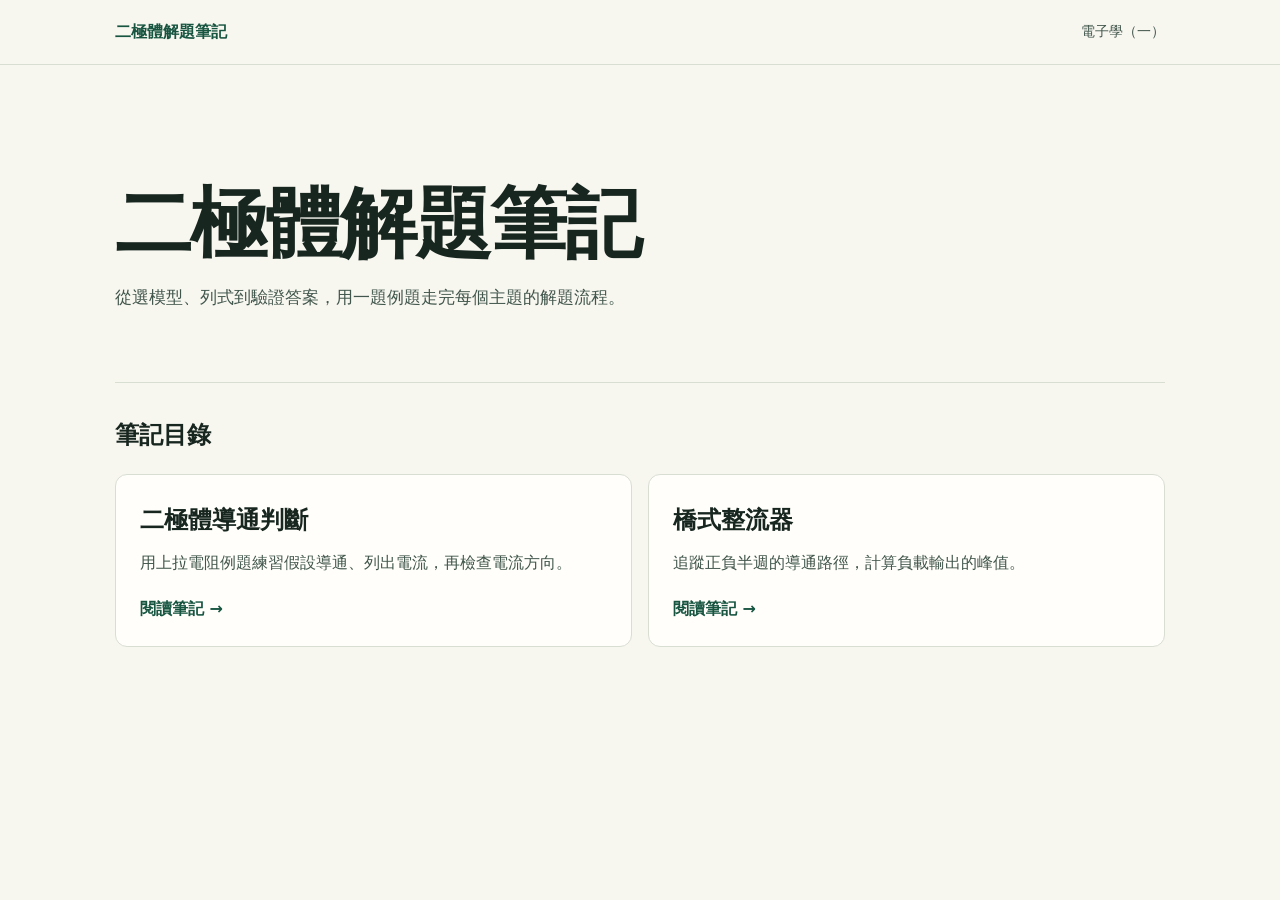
<file: index.html>
<!doctype html>
<html lang="zh-Hant">
<head>
  <meta charset="utf-8">
  <meta name="viewport" content="width=device-width, initial-scale=1">
  <title>二極體解題筆記</title>
  <link rel="stylesheet" href="./styles.css">
</head>
<body>
  <header class="site-header">
    <nav class="shell" aria-label="網站導覽">
      <a class="brand" href="./index.html" aria-current="page">二極體解題筆記</a>
      <span class="course">電子學（一）</span>
    </nav>
  </header>
  <main class="shell">
    <header class="hero">
      <h1>二極體解題筆記</h1>
      <p class="lede">從選模型、列式到驗證答案，用一題例題走完每個主題的解題流程。</p>
    </header>
    <section class="lesson-list" aria-labelledby="lesson-list-title">
      <h2 id="lesson-list-title">筆記目錄</h2>
      <ul class="cards">
        <li>
          <a class="card" href="./lessons/diode-conduction.html">
            <h3>二極體導通判斷</h3>
            <p>用上拉電阻例題練習假設導通、列出電流，再檢查電流方向。</p>
            <span class="action">閱讀筆記 →</span>
          </a>
        </li>
        <li>
          <a class="card" href="./lessons/bridge-rectifier.html">
            <h3>橋式整流器</h3>
            <p>追蹤正負半週的導通路徑，計算負載輸出的峰值。</p>
            <span class="action">閱讀筆記 →</span>
          </a>
        </li>
      </ul>
    </section>
  </main>
</body>
</html>
</file>
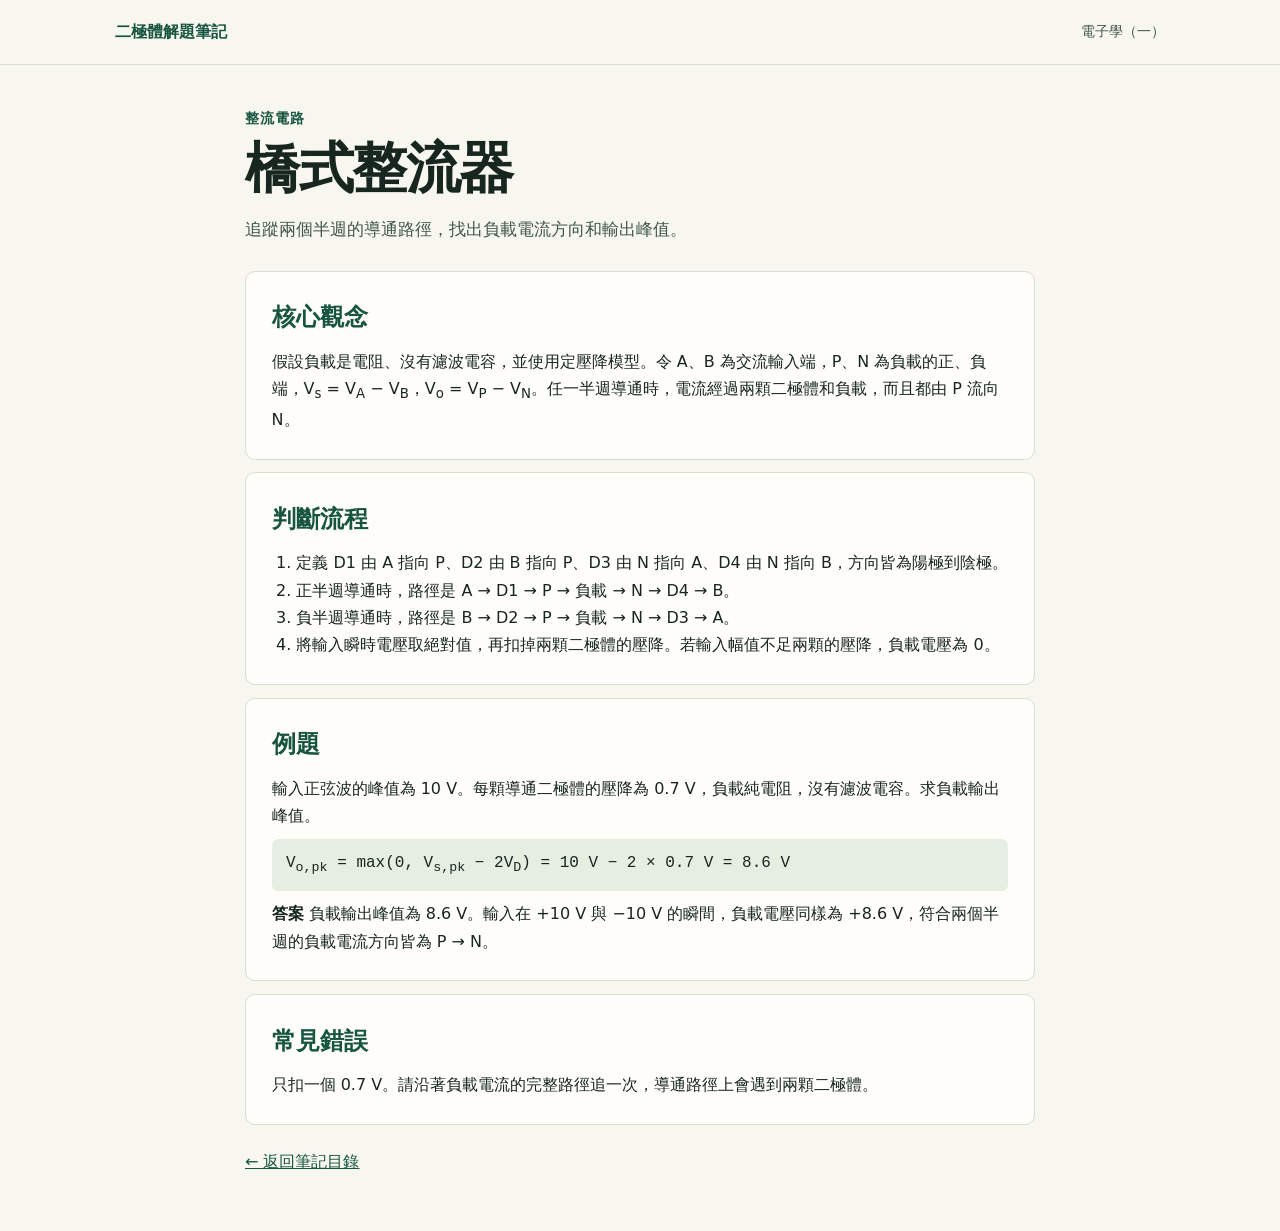
<file: bridge-rectifier.html>
<!doctype html>
<html lang="zh-Hant">
<head>
  <meta charset="utf-8">
  <meta name="viewport" content="width=device-width, initial-scale=1">
  <title>橋式整流器｜二極體解題筆記</title>
  <link rel="stylesheet" href="../styles.css">
</head>
<body>
  <header class="site-header">
    <nav class="shell" aria-label="網站導覽">
      <a class="brand" href="../index.html">二極體解題筆記</a>
      <span class="course">電子學（一）</span>
    </nav>
  </header>
  <main class="shell lesson">
    <header>
      <p class="eyebrow">整流電路</p>
      <h1>橋式整流器</h1>
      <p class="lede">追蹤兩個半週的導通路徑，找出負載電流方向和輸出峰值。</p>
    </header>
    <section>
      <h2>核心觀念</h2>
      <p>假設負載是電阻、沒有濾波電容，並使用定壓降模型。令 A、B 為交流輸入端，P、N 為負載的正、負端，V<sub>s</sub> = V<sub>A</sub> − V<sub>B</sub>，V<sub>o</sub> = V<sub>P</sub> − V<sub>N</sub>。任一半週導通時，電流經過兩顆二極體和負載，而且都由 P 流向 N。</p>
    </section>
    <section>
      <h2>判斷流程</h2>
      <ol>
        <li>定義 D1 由 A 指向 P、D2 由 B 指向 P、D3 由 N 指向 A、D4 由 N 指向 B，方向皆為陽極到陰極。</li>
        <li>正半週導通時，路徑是 A → D1 → P → 負載 → N → D4 → B。</li>
        <li>負半週導通時，路徑是 B → D2 → P → 負載 → N → D3 → A。</li>
        <li>將輸入瞬時電壓取絕對值，再扣掉兩顆二極體的壓降。若輸入幅值不足兩顆的壓降，負載電壓為 0。</li>
      </ol>
    </section>
    <section>
      <h2>例題</h2>
      <p>輸入正弦波的峰值為 10 V。每顆導通二極體的壓降為 0.7 V，負載純電阻，沒有濾波電容。求負載輸出峰值。</p>
      <p class="formula">V<sub>o,pk</sub> = max(0, V<sub>s,pk</sub> − 2V<sub>D</sub>) = 10 V − 2 × 0.7 V = 8.6 V</p>
      <p><strong>答案</strong> 負載輸出峰值為 8.6 V。輸入在 +10 V 與 −10 V 的瞬間，負載電壓同樣為 +8.6 V，符合兩個半週的負載電流方向皆為 P → N。</p>
    </section>
    <section>
      <h2>常見錯誤</h2>
      <p>只扣一個 0.7 V。請沿著負載電流的完整路徑追一次，導通路徑上會遇到兩顆二極體。</p>
    </section>
    <footer class="lesson-footer"><a href="../index.html">← 返回筆記目錄</a></footer>
  </main>
</body>
</html>
</file>
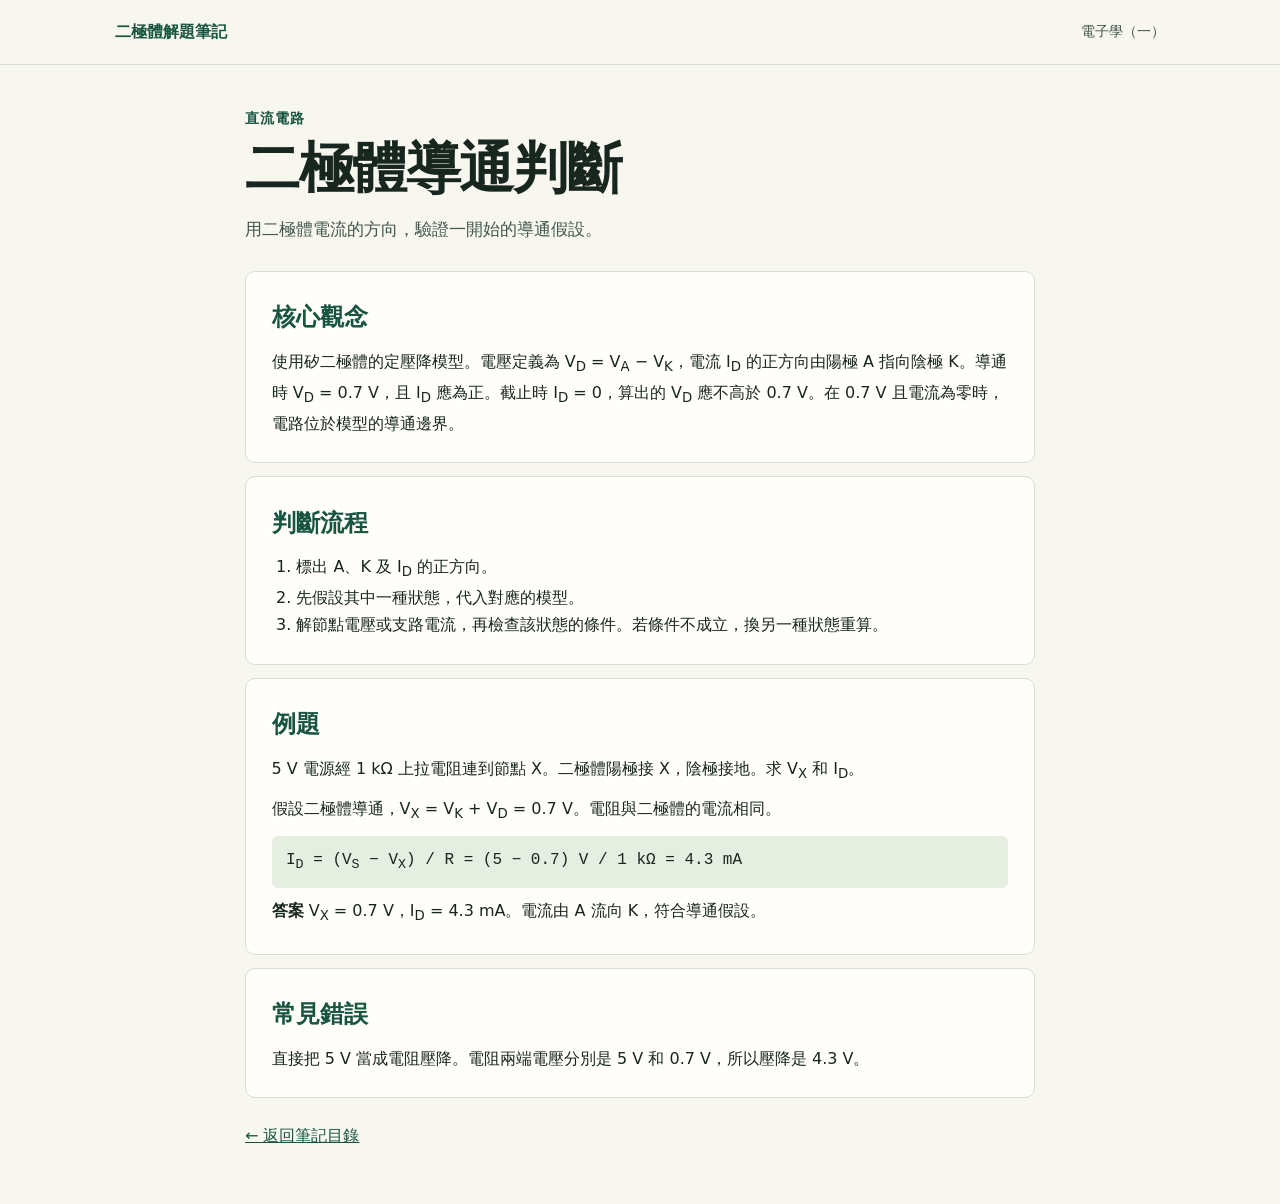
<file: lessons/diode-conduction.html>
<!doctype html>
<html lang="zh-Hant">
<head>
  <meta charset="utf-8">
  <meta name="viewport" content="width=device-width, initial-scale=1">
  <title>二極體導通判斷｜二極體解題筆記</title>
  <link rel="stylesheet" href="../styles.css">
</head>
<body>
  <header class="site-header">
    <nav class="shell" aria-label="網站導覽">
      <a class="brand" href="../index.html">二極體解題筆記</a>
      <span class="course">電子學（一）</span>
    </nav>
  </header>
  <main class="shell lesson">
    <header>
      <p class="eyebrow">直流電路</p>
      <h1>二極體導通判斷</h1>
      <p class="lede">用二極體電流的方向，驗證一開始的導通假設。</p>
    </header>
    <section>
      <h2>核心觀念</h2>
      <p>使用矽二極體的定壓降模型。電壓定義為 V<sub>D</sub> = V<sub>A</sub> − V<sub>K</sub>，電流 I<sub>D</sub> 的正方向由陽極 A 指向陰極 K。導通時 V<sub>D</sub> = 0.7 V，且 I<sub>D</sub> 應為正。截止時 I<sub>D</sub> = 0，算出的 V<sub>D</sub> 應不高於 0.7 V。在 0.7 V 且電流為零時，電路位於模型的導通邊界。</p>
    </section>
    <section>
      <h2>判斷流程</h2>
      <ol>
        <li>標出 A、K 及 I<sub>D</sub> 的正方向。</li>
        <li>先假設其中一種狀態，代入對應的模型。</li>
        <li>解節點電壓或支路電流，再檢查該狀態的條件。若條件不成立，換另一種狀態重算。</li>
      </ol>
    </section>
    <section>
      <h2>例題</h2>
      <p>5 V 電源經 1 kΩ 上拉電阻連到節點 X。二極體陽極接 X，陰極接地。求 V<sub>X</sub> 和 I<sub>D</sub>。</p>
      <p>假設二極體導通，V<sub>X</sub> = V<sub>K</sub> + V<sub>D</sub> = 0.7 V。電阻與二極體的電流相同。</p>
      <p class="formula">I<sub>D</sub> = (V<sub>S</sub> − V<sub>X</sub>) / R = (5 − 0.7) V / 1 kΩ = 4.3 mA</p>
      <p><strong>答案</strong> V<sub>X</sub> = 0.7 V，I<sub>D</sub> = 4.3 mA。電流由 A 流向 K，符合導通假設。</p>
    </section>
    <section>
      <h2>常見錯誤</h2>
      <p>直接把 5 V 當成電阻壓降。電阻兩端電壓分別是 5 V 和 0.7 V，所以壓降是 4.3 V。</p>
    </section>
    <footer class="lesson-footer"><a href="../index.html">← 返回筆記目錄</a></footer>
  </main>
</body>
</html>
</file>
<file: styles.css>
:root {
  color-scheme: light;
  --paper: #f7f6ef;
  --surface: #fffefa;
  --ink: #182620;
  --muted: #41564c;
  --accent: #175541;
  --line: #d8ded2;
  --tint: #e6eee1;
  --sans: Inter, system-ui, "Microsoft JhengHei", sans-serif;
  --serif: "Noto Serif TC", "PMingLiU", Georgia, serif;
}

*, *::before, *::after { box-sizing: border-box; }

body {
  margin: 0;
  color: var(--ink);
  background: var(--paper);
  font-family: var(--sans);
  line-height: 1.7;
  overflow-wrap: anywhere;
}

a { color: var(--accent); }
a:focus-visible { outline: 2px solid var(--accent); outline-offset: 4px; }
h1, h2, h3, p { margin: 0; }

.shell {
  width: min(100% - 48px, 1050px);
  margin-inline: auto;
}

.site-header { border-bottom: 1px solid var(--line); }
.site-header nav {
  display: flex;
  gap: 1rem;
  align-items: center;
  justify-content: space-between;
  min-height: 64px;
}

.brand { font-weight: 750; text-decoration: none; }
.site-header .course { color: var(--muted); font-size: 0.88rem; }

.hero {
  padding-block: clamp(3rem, 9vw, 6.8rem) clamp(2.5rem, 6vw, 4.4rem);
  border-bottom: 1px solid var(--line);
}

.eyebrow { color: var(--accent); font-weight: 700; font-size: 0.88rem; letter-spacing: 0.08em; }

h1 {
  font-family: var(--serif);
  font-size: clamp(2.25rem, 7vw, 4.8rem);
  line-height: 1.16;
  letter-spacing: -0.025em;
  margin-block: 0.4rem 0.85rem;
}

.lede { max-width: 43rem; color: var(--muted); font-size: 1.07rem; }
.lesson-list { padding-block: 2rem 3.5rem; }
.lesson-list h2 { margin-bottom: 1.1rem; font-family: var(--serif); }

.cards {
  display: grid;
  grid-template-columns: repeat(auto-fit, minmax(min(100%, 285px), 1fr));
  gap: 1rem;
  margin: 0;
  padding: 0;
  list-style: none;
}

.card {
  display: flex;
  flex-direction: column;
  gap: 0.55rem;
  height: 100%;
  padding: 1.5rem;
  border: 1px solid var(--line);
  border-radius: 12px;
  background: var(--surface);
  color: var(--ink);
  text-decoration: none;
}

.card:hover { border-color: var(--accent); }
.card h3 { font-family: var(--serif); font-size: 1.52rem; }
.card p { color: var(--muted); }
.card .action { margin-top: auto; padding-top: 0.65rem; color: var(--accent); font-weight: 700; }

.lesson { max-width: 790px; padding-block: 2.6rem 3.4rem; }
.lesson h1 { font-size: clamp(2.05rem, 6vw, 3.45rem); }
.lesson header { margin-bottom: 1.7rem; }
.lesson section + section { margin-top: 0.8rem; }

.lesson section {
  background: var(--surface);
  border: 1px solid var(--line);
  border-radius: 10px;
  padding: clamp(1rem, 3vw, 1.6rem);
}

.lesson section h2 { color: var(--accent); font-family: var(--serif); margin-bottom: 0.6rem; }
.lesson section p + p { margin-top: 0.6rem; }
.lesson ol { margin-block: 0; padding-left: 1.55rem; }
.lesson .formula {
  background: var(--tint);
  border-radius: 6px;
  padding: 0.7rem 0.9rem;
  font-family: ui-monospace, monospace;
  font-variant-numeric: tabular-nums;
}

.lesson-footer { margin-top: 1.45rem; }
.site-footer { border-top: 1px solid var(--line); padding-block: 1.1rem; color: var(--muted); }

@media (max-width: 420px) {
  .shell { width: calc(100% - 32px); }
  .site-header nav { min-height: 56px; }
}
</file>
